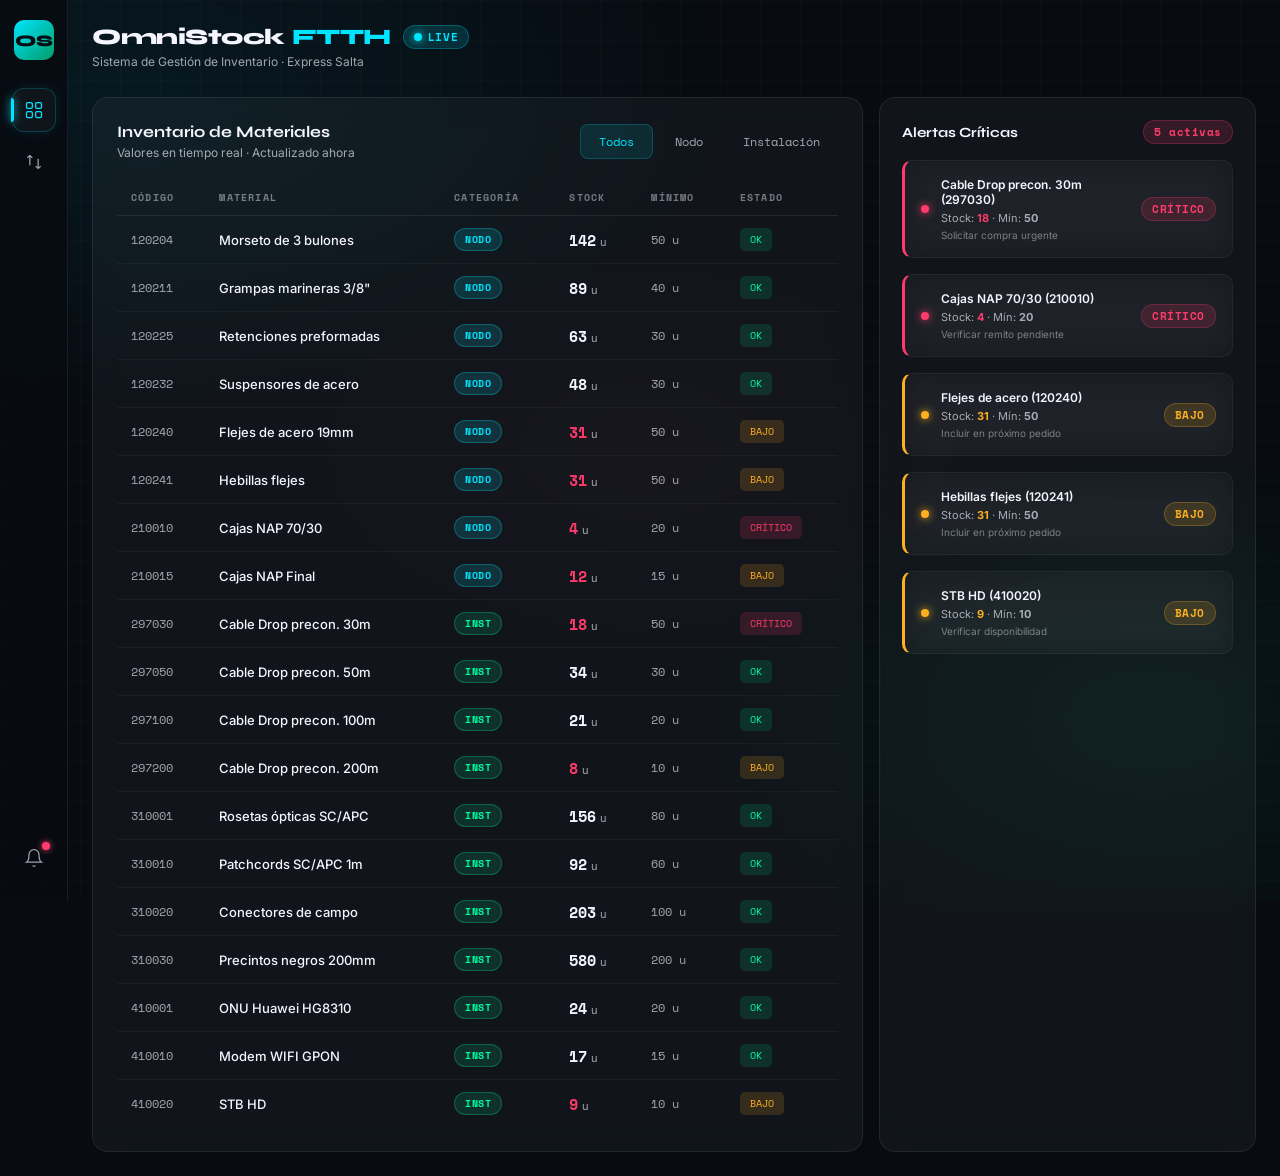
<file: index-fixed.html>
<!DOCTYPE html>
<html lang="es">
<head>
<meta charset="UTF-8">
<meta name="viewport" content="width=device-width, initial-scale=1.0">
<title>OmniStock FTTH — Sistema de Gestión de Inventario</title>
<link rel="preconnect" href="https://fonts.googleapis.com">
<link href="https://fonts.googleapis.com/css2?family=Space+Mono:wght@400;700&family=Syne:wght@400;600;700;800&family=Inter:wght@300;400;500;600&display=swap" rel="stylesheet">
<style>
  :root {
    --bg-base: #080c12;
    --bg-panel: rgba(12, 18, 28, 0.85);
    --bg-glass: rgba(255,255,255,0.04);
    --border-glass: rgba(255,255,255,0.08);
    --cyan: #00e5ff;
    --cyan-dim: rgba(0,229,255,0.15);
    --emerald: #00ffa3;
    --emerald-dim: rgba(0,255,163,0.12);
    --red: #ff3b6b;
    --red-dim: rgba(255,59,107,0.15);
    --amber: #ffb020;
    --amber-dim: rgba(255,176,32,0.15);
    /* MEJORADO: Letras más claras - aumentado contraste */
    --text-primary: #f5f5ff;
    --text-muted: rgba(245,245,255,0.65);
    --text-dim: rgba(245,245,255,0.45);
  }

  * { box-sizing: border-box; margin: 0; padding: 0; }

  body {
    background: var(--bg-base);
    font-family: 'Inter', sans-serif;
    color: var(--text-primary);
    min-height: 100vh;
    overflow-x: hidden;
  }

  /* Background noise + grid */
  body::before {
    content: '';
    position: fixed; inset: 0; z-index: 0;
    background:
      radial-gradient(ellipse 80% 60% at 10% 10%, rgba(0,229,255,0.06) 0%, transparent 60%),
      radial-gradient(ellipse 60% 50% at 90% 80%, rgba(0,255,163,0.05) 0%, transparent 60%),
      radial-gradient(ellipse 50% 40% at 50% 50%, rgba(255,59,107,0.03) 0%, transparent 60%);
    pointer-events: none;
  }
  body::after {
    content: '';
    position: fixed; inset: 0; z-index: 0;
    background-image:
      linear-gradient(rgba(255,255,255,0.018) 1px, transparent 1px),
      linear-gradient(90deg, rgba(255,255,255,0.018) 1px, transparent 1px);
    background-size: 40px 40px;
    pointer-events: none;
  }

  /* Glass panel base */
  .glass {
    background: var(--bg-glass);
    border: 1px solid var(--border-glass);
    backdrop-filter: blur(16px);
    -webkit-backdrop-filter: blur(16px);
    border-radius: 16px;
  }
  .glass-strong {
    background: rgba(255,255,255,0.06);
    border: 1px solid rgba(255,255,255,0.1);
    backdrop-filter: blur(24px);
    -webkit-backdrop-filter: blur(24px);
    border-radius: 16px;
  }

  /* Glow effects */
  .glow-cyan { box-shadow: 0 0 20px rgba(0,229,255,0.15), inset 0 0 20px rgba(0,229,255,0.03); }
  .glow-emerald { box-shadow: 0 0 20px rgba(0,255,163,0.12), inset 0 0 20px rgba(0,255,163,0.03); }
  .glow-red { box-shadow: 0 0 20px rgba(255,59,107,0.18), inset 0 0 20px rgba(255,59,107,0.04); }
  .glow-amber { box-shadow: 0 0 15px rgba(255,176,32,0.15), inset 0 0 15px rgba(255,176,32,0.03); }

  /* Typography */
  .font-display { font-family: 'Syne', sans-serif; }
  .font-mono { font-family: 'Space Mono', monospace; }

  /* Neon text */
  .text-cyan { color: var(--cyan); }
  .text-emerald { color: var(--emerald); }
  .text-red { color: var(--red); }
  .text-amber { color: var(--amber); }
  .text-muted { color: var(--text-muted); }

  /* Badges */
  .badge {
    display: inline-flex; align-items: center; gap: 6px;
    padding: 3px 10px; border-radius: 999px; font-size: 11px;
    font-family: 'Space Mono', monospace; font-weight: 700; letter-spacing: 0.05em;
  }
  .badge-cyan { background: var(--cyan-dim); color: var(--cyan); border: 1px solid rgba(0,229,255,0.25); }
  .badge-emerald { background: var(--emerald-dim); color: var(--emerald); border: 1px solid rgba(0,255,163,0.25); }
  .badge-red { background: var(--red-dim); color: var(--red); border: 1px solid rgba(255,59,107,0.25); }
  .badge-amber { background: var(--amber-dim); color: var(--amber); border: 1px solid rgba(255,176,32,0.25); }

  /* Progress bar */
  .progress-track {
    height: 4px; background: rgba(255,255,255,0.07); border-radius: 99px; overflow: hidden;
  }
  .progress-fill { height: 100%; border-radius: 99px; transition: width 1s ease; }
  .fill-cyan { background: linear-gradient(90deg, var(--cyan), rgba(0,229,255,0.4)); }
  .fill-emerald { background: linear-gradient(90deg, var(--emerald), rgba(0,255,163,0.4)); }
  .fill-red { background: linear-gradient(90deg, var(--red), rgba(255,59,107,0.4)); }
  .fill-amber { background: linear-gradient(90deg, var(--amber), rgba(255,176,32,0.4)); }

  /* Dot indicator */
  .dot { width: 8px; height: 8px; border-radius: 50%; display: inline-block; }
  .dot-cyan { background: var(--cyan); box-shadow: 0 0 8px var(--cyan); }
  .dot-emerald { background: var(--emerald); box-shadow: 0 0 8px var(--emerald); }
  .dot-red { background: var(--red); box-shadow: 0 0 8px var(--red); animation: blink 1.4s ease-in-out infinite; }
  .dot-amber { background: var(--amber); box-shadow: 0 0 8px var(--amber); }

  @keyframes blink { 0%,100%{opacity:1} 50%{opacity:0.3} }

  /* Sidebar */
  #sidebar {
    position: fixed; left: 0; top: 0; bottom: 0;
    width: 68px; z-index: 100;
    background: rgba(8,12,18,0.92);
    border-right: 1px solid var(--border-glass);
    backdrop-filter: blur(20px);
    display: flex; flex-direction: column; align-items: center;
    padding: 20px 0; gap: 8px;
  }

  .nav-logo {
    width: 40px; height: 40px; border-radius: 10px;
    background: linear-gradient(135deg, var(--cyan), rgba(0,255,163,0.6));
    display: flex; align-items: center; justify-content: center;
    font-family: 'Syne', sans-serif; font-weight: 800; font-size: 16px;
    color: #080c12; margin-bottom: 20px;
  }

  .nav-btn {
    width: 44px; height: 44px; border-radius: 12px; border: none; cursor: pointer;
    display: flex; align-items: center; justify-content: center;
    background: transparent; color: var(--text-muted); transition: all 0.2s;
    font-size: 18px; position: relative;
  }
  .nav-btn:hover, .nav-btn.active {
    background: var(--bg-glass); color: var(--cyan);
    border: 1px solid rgba(0,229,255,0.2);
    box-shadow: 0 0 12px rgba(0,229,255,0.1);
  }
  .nav-btn.active::before {
    content: ''; position: absolute; left: -2px; top: 50%; transform: translateY(-50%);
    width: 3px; height: 24px; background: var(--cyan); border-radius: 0 3px 3px 0;
    box-shadow: 0 0 8px var(--cyan);
  }

  /* Main layout */
  #main {
    margin-left: 68px;
    padding: 24px;
    position: relative; z-index: 1;
    min-height: 100vh;
  }

  /* Topbar */
  .topbar {
    display: flex; align-items: center; justify-content: space-between;
    margin-bottom: 28px;
  }

  /* Bento grid */
  .bento {
    display: grid;
    grid-template-columns: repeat(12, 1fr);
    gap: 16px;
  }

  .col-3 { grid-column: span 3; }
  .col-4 { grid-column: span 4; }
  .col-6 { grid-column: span 6; }
  .col-8 { grid-column: span 8; }
  .col-12 { grid-column: span 12; }

  /* Stock card */
  .stock-card {
    padding: 22px; position: relative; overflow: hidden;
  }
  .stock-card::after {
    content: ''; position: absolute; top: -30px; right: -30px;
    width: 100px; height: 100px; border-radius: 50%;
    opacity: 0.06; pointer-events: none;
  }
  .stock-card.cyan-card::after { background: var(--cyan); }
  .stock-card.emerald-card::after { background: var(--emerald); }
  .stock-card.red-card::after { background: var(--red); }
  .stock-card.amber-card::after { background: var(--amber); }

  /* Drop zone */
  .drop-zone {
    border: 2px dashed rgba(0,229,255,0.2); border-radius: 20px;
    padding: 40px; text-align: center; cursor: pointer;
    transition: all 0.3s; position: relative; overflow: hidden;
    background: rgba(0,229,255,0.02);
  }
  .drop-zone:hover, .drop-zone.drag-over {
    border-color: rgba(0,229,255,0.5);
    background: rgba(0,229,255,0.05);
    box-shadow: 0 0 30px rgba(0,229,255,0.08);
  }

  /* Table */
  .data-table { width: 100%; border-collapse: collapse; }
  .data-table th {
    text-align: left; padding: 10px 14px;
    font-size: 10px; letter-spacing: 0.12em; text-transform: uppercase;
    color: var(--text-dim); font-family: 'Space Mono', monospace;
    border-bottom: 1px solid var(--border-glass);
  }
  .data-table td {
    padding: 12px 14px; font-size: 13px;
    border-bottom: 1px solid rgba(255,255,255,0.04);
  }
  .data-table tr:last-child td { border-bottom: none; }
  .data-table tr:hover td { background: rgba(255,255,255,0.02); }

  /* Tab system */
  .tabs { display: flex; gap: 4px; margin-bottom: 20px; }
  .tab-btn {
    padding: 8px 18px; border-radius: 8px; border: none; cursor: pointer;
    font-size: 12px; font-family: 'Space Mono', monospace; transition: all 0.2s;
    background: transparent; color: var(--text-muted);
  }
  .tab-btn.active {
    background: rgba(0,229,255,0.1); color: var(--cyan);
    border: 1px solid rgba(0,229,255,0.2);
  }

  /* Scroll */
  ::-webkit-scrollbar { width: 4px; }
  ::-webkit-scrollbar-track { background: transparent; }
  ::-webkit-scrollbar-thumb { background: rgba(255,255,255,0.12); border-radius: 4px; }

  /* Animations */
  @keyframes fadeUp {
    from { opacity: 0; transform: translateY(16px); }
    to { opacity: 1; transform: translateY(0); }
  }
  .fade-up { animation: fadeUp 0.5s ease forwards; }
  .delay-1 { animation-delay: 0.05s; opacity: 0; }
  .delay-2 { animation-delay: 0.1s; opacity: 0; }
  .delay-3 { animation-delay: 0.15s; opacity: 0; }
  .delay-4 { animation-delay: 0.2s; opacity: 0; }

  /* Page sections */
  .page { display: none; }
  .page.active { display: block; }

  /* Notification */
  #notif {
    position: fixed; bottom: 24px; right: 24px; z-index: 300;
    min-width: 260px; padding: 14px 18px; border-radius: 12px;
    background: rgba(12,18,28,0.95); border: 1px solid rgba(0,229,255,0.25);
    font-size: 13px; box-shadow: 0 8px 32px rgba(0,0,0,0.5), 0 0 20px rgba(0,229,255,0.1);
    transform: translateY(80px); opacity: 0; transition: all 0.35s cubic-bezier(0.4,0,0.2,1);
  }
  #notif.show { transform: translateY(0); opacity: 1; }

  /* Tecnico avatar */
  .tecnico-avatar {
    width: 32px; height: 32px; border-radius: 50%; display: flex;
    align-items: center; justify-content: center; font-size: 13px;
    font-weight: 700; font-family: 'Syne', sans-serif;
    background: linear-gradient(135deg, var(--cyan-dim), var(--emerald-dim));
    border: 1px solid rgba(0,229,255,0.2); flex-shrink: 0;
  }

  /* Status pill */
  .status-ok { color: var(--emerald); background: var(--emerald-dim); }
  .status-warn { color: var(--amber); background: var(--amber-dim); }
  .status-crit { color: var(--red); background: var(--red-dim); }

  /* Chip */
  .chip {
    display: inline-flex; align-items: center; gap: 5px;
    padding: 4px 10px; border-radius: 6px; font-size: 11px;
    font-family: 'Space Mono', monospace;
  }

  /* Alert item */
  .alert-item {
    display: flex; align-items: center; gap: 12px;
    padding: 12px 16px; border-radius: 10px; margin-bottom: 8px;
    background: rgba(255,255,255,0.02); border: 1px solid rgba(255,255,255,0.05);
  }

</style>
</head>
<body>

<!-- SIDEBAR -->
<nav id="sidebar">
  <div class="nav-logo">OS</div>
  <button class="nav-btn active" onclick="showPage('dashboard')" title="Dashboard">
    <svg width="20" height="20" fill="none" stroke="currentColor" stroke-width="1.5" viewBox="0 0 24 24"><rect x="3" y="3" width="7" height="7" rx="1.5"/><rect x="14" y="3" width="7" height="7" rx="1.5"/><rect x="3" y="14" width="7" height="7" rx="1.5"/><rect x="14" y="14" width="7" height="7" rx="1.5"/></svg>
  </button>
  <button class="nav-btn" onclick="showPage('movimientos')" title="Movimientos">
    <svg width="20" height="20" fill="none" stroke="currentColor" stroke-width="1.5" viewBox="0 0 24 24"><path d="M7 16V4m0 0L4 7m3-3 3 3M17 8v12m0 0 3-3m-3 3-3-3"/></svg>
  </button>
  <button class="nav-btn" onclick="showPage('alertas')" title="Alertas" style="margin-top:auto">
    <svg width="20" height="20" fill="none" stroke="currentColor" stroke-width="1.5" viewBox="0 0 24 24"><path d="M18 8A6 6 0 0 0 6 8c0 7-3 9-3 9h18s-3-2-3-9M13.73 21a2 2 0 0 1-3.46 0"/></svg>
    <span style="position:absolute;top:6px;right:6px;width:8px;height:8px;border-radius:50%;background:var(--red);box-shadow:0 0 6px var(--red)"></span>
  </button>
</nav>

<!-- MAIN -->
<main id="main">

  <!-- TOPBAR -->
  <div class="topbar fade-up delay-1">
    <div>
      <div style="display:flex;align-items:center;gap:12px;margin-bottom:4px">
        <h1 class="font-display" style="font-size:22px;font-weight:800;letter-spacing:-0.02em">OmniStock <span class="text-cyan">FTTH</span></h1>
        <span class="badge badge-cyan">
          <span class="dot dot-cyan"></span> LIVE
        </span>
      </div>
      <p class="text-muted" style="font-size:12px">Sistema de Gestión de Inventario · Express Salta</p>
    </div>
  </div>

  <!-- ==================== DASHBOARD ==================== -->
  <div id="page-dashboard" class="page active">

    <!-- Main content row -->
    <div class="bento">

      <!-- Inventario principal -->
      <div class="glass col-8 fade-up delay-2" style="padding:24px">
        <div style="display:flex;justify-content:space-between;align-items:center;margin-bottom:20px">
          <div>
            <h2 class="font-display" style="font-size:16px;font-weight:700;margin-bottom:4px">Inventario de Materiales</h2>
            <p class="text-muted" style="font-size:12px">Valores en tiempo real · Actualizado ahora</p>
          </div>
          <div class="tabs" style="margin-bottom:0">
            <button class="tab-btn active" onclick="filterTable('todos', this)">Todos</button>
            <button class="tab-btn" onclick="filterTable('nodo', this)">Nodo</button>
            <button class="tab-btn" onclick="filterTable('inst', this)">Instalación</button>
          </div>
        </div>
        <table class="data-table" id="main-table">
          <thead>
            <tr>
              <th>Código</th>
              <th>Material</th>
              <th>Categoría</th>
              <th>Stock</th>
              <th>Mínimo</th>
              <th>Estado</th>
            </tr>
          </thead>
          <tbody id="table-body">
          </tbody>
        </table>
      </div>

      <!-- Panel lateral: Alertas -->
      <div class="col-4 fade-up delay-3" style="display:flex;flex-direction:column;gap:16px">
        <!-- Alertas críticas -->
        <div class="glass" style="padding:22px;flex:1">
          <div style="display:flex;justify-content:space-between;align-items:center;margin-bottom:16px">
            <h3 class="font-display" style="font-size:14px;font-weight:700">Alertas Críticas</h3>
            <span class="badge badge-red" id="alertas-count">5 activas</span>
          </div>
          <div id="alertas-panel" style="display:flex;flex-direction:column;gap:8px">
          </div>
        </div>
      </div>

    </div>
  </div>

  <!-- ==================== MOVIMIENTOS ==================== -->
  <div id="page-movimientos" class="page">
    <div class="bento">
      <div class="col-12 fade-up delay-1">
        <h2 class="font-display" style="font-size:20px;font-weight:800;margin-bottom:6px">Últimos <span class="text-cyan">Movimientos</span></h2>
        <p class="text-muted" style="font-size:13px;margin-bottom:24px">Historial de cambios en el inventario</p>
      </div>

      <div class="col-12 glass fade-up delay-2" style="padding:24px">
        <div id="movimientos-log" style="display:grid;grid-template-columns:repeat(auto-fit,minmax(250px,1fr));gap:16px">
        </div>
      </div>
    </div>
  </div>

  <!-- ==================== ALERTAS ==================== -->
  <div id="page-alertas" class="page">
    <div class="bento">
      <div class="col-12 fade-up delay-1">
        <h2 class="font-display" style="font-size:20px;font-weight:800;margin-bottom:6px">Panel de <span class="text-red">Alertas</span></h2>
        <p class="text-muted" style="font-size:13px;margin-bottom:24px">Materiales bajo mínimo y críticos</p>
      </div>

      <div class="col-12 glass fade-up delay-2" style="padding:24px">
        <div id="alertas-full" style="display:flex;flex-direction:column;gap:12px">
        </div>
      </div>
    </div>
  </div>

</main>

<!-- NOTIFICATION -->
<div id="notif" style="display:flex;align-items:center;gap:10px">
  <span id="notif-icon" style="font-size:16px"></span>
  <span id="notif-msg"></span>
</div>

<script>
// ===== DATA =====
const stockData = [
  { codigo:'120204', material:'Morseto de 3 bulones', cat:'nodo', stock:142, min:50, unidad:'u' },
  { codigo:'120211', material:'Grampas marineras 3/8"', cat:'nodo', stock:89, min:40, unidad:'u' },
  { codigo:'120225', material:'Retenciones preformadas', cat:'nodo', stock:63, min:30, unidad:'u' },
  { codigo:'120232', material:'Suspensores de acero', cat:'nodo', stock:48, min:30, unidad:'u' },
  { codigo:'120240', material:'Flejes de acero 19mm', cat:'nodo', stock:31, min:50, unidad:'u' },
  { codigo:'120241', material:'Hebillas flejes', cat:'nodo', stock:31, min:50, unidad:'u' },
  { codigo:'210010', material:'Cajas NAP 70/30', cat:'nodo', stock:4, min:20, unidad:'u' },
  { codigo:'210015', material:'Cajas NAP Final', cat:'nodo', stock:12, min:15, unidad:'u' },
  { codigo:'297030', material:'Cable Drop precon. 30m', cat:'inst', stock:18, min:50, unidad:'u' },
  { codigo:'297050', material:'Cable Drop precon. 50m', cat:'inst', stock:34, min:30, unidad:'u' },
  { codigo:'297100', material:'Cable Drop precon. 100m', cat:'inst', stock:21, min:20, unidad:'u' },
  { codigo:'297200', material:'Cable Drop precon. 200m', cat:'inst', stock:8, min:10, unidad:'u' },
  { codigo:'310001', material:'Rosetas ópticas SC/APC', cat:'inst', stock:156, min:80, unidad:'u' },
  { codigo:'310010', material:'Patchcords SC/APC 1m', cat:'inst', stock:92, min:60, unidad:'u' },
  { codigo:'310020', material:'Conectores de campo', cat:'inst', stock:203, min:100, unidad:'u' },
  { codigo:'310030', material:'Precintos negros 200mm', cat:'inst', stock:580, min:200, unidad:'u' },
  { codigo:'410001', material:'ONU Huawei HG8310', cat:'inst', stock:24, min:20, unidad:'u' },
  { codigo:'410010', material:'Modem WIFI GPON', cat:'inst', stock:17, min:15, unidad:'u' },
  { codigo:'410020', material:'STB HD', cat:'inst', stock:9, min:10, unidad:'u' },
];

const movimientos = [
  { tipo:'+', desc:'Remito Ingreso #2241', detalle:'42u Patchcords · 80u Rosetas', cuando:'hace 10 min', badge:'ingreso' },
  { tipo:'-', desc:'Certif. NODO SURESTE 30', detalle:'18u NAP · 145u Herrajes', cuando:'hace 2 hs', badge:'certif' },
  { tipo:'-', desc:'Consumo Instalaciones', detalle:'Técnico Rodríguez · 8 altas', cuando:'hace 3 hs', badge:'consumo' },
  { tipo:'+', desc:'Logística Inversa', detalle:'3x ONU recuperada · Apto reuso', cuando:'ayer 18:30', badge:'logistica' },
];

const alertasData = [
  { nivel:'crit', material:'Cable Drop precon. 30m (297030)', stock:18, min:50, accion:'Solicitar compra urgente' },
  { nivel:'crit', material:'Cajas NAP 70/30 (210010)', stock:4, min:20, accion:'Verificar remito pendiente' },
  { nivel:'warn', material:'Flejes de acero (120240)', stock:31, min:50, accion:'Incluir en próximo pedido' },
  { nivel:'warn', material:'Hebillas flejes (120241)', stock:31, min:50, accion:'Incluir en próximo pedido' },
  { nivel:'warn', material:'STB HD (410020)', stock:9, min:10, accion:'Verificar disponibilidad' },
];

// ===== RENDER FUNCTIONS =====

function getEstadoClass(stock, min) {
  const ratio = stock / min;
  if (ratio < 0.5) return 'status-crit';
  if (ratio < 1) return 'status-warn';
  return 'status-ok';
}

function getEstadoLabel(stock, min) {
  const ratio = stock / min;
  if (ratio < 0.5) return 'CRÍTICO';
  if (ratio < 1) return 'BAJO';
  return 'OK';
}

let currentFilter = 'todos';

function renderTable(filter) {
  const data = filter === 'todos' ? stockData : stockData.filter(d => d.cat === filter);
  const tbody = document.getElementById('table-body');
  tbody.innerHTML = data.map(d => `
    <tr>
      <td><span class="font-mono" style="font-size:12px;color:var(--text-muted)">${d.codigo}</span></td>
      <td style="font-weight:500;color:var(--text-primary)">${d.material}</td>
      <td><span class="badge ${d.cat==='nodo'?'badge-cyan':'badge-emerald'}" style="font-size:10px">${d.cat.toUpperCase()}</span></td>
      <td><span class="font-mono" style="font-size:15px;font-weight:700;color:${d.stock<d.min?'var(--red)':'var(--text-primary)'}">${d.stock}</span> <span style="font-size:11px;color:var(--text-muted)">${d.unidad}</span></td>
      <td><span class="font-mono" style="font-size:12px;color:var(--text-muted)">${d.min} ${d.unidad}</span></td>
      <td><span class="chip ${getEstadoClass(d.stock,d.min)}" style="font-size:10px;padding:4px 10px;border-radius:5px">${getEstadoLabel(d.stock,d.min)}</span></td>
    </tr>
  `).join('');
}

function filterTable(f, btn) {
  currentFilter = f;
  document.querySelectorAll('.tab-btn').forEach(b => b.classList.remove('active'));
  btn.classList.add('active');
  renderTable(f);
}

function renderMovimientos() {
  const colors = { ingreso:'var(--cyan)', certif:'var(--red)', consumo:'var(--red)', logistica:'var(--amber)' };
  const icons = { ingreso:'↑', certif:'↓', consumo:'↓', logistica:'↑' };
  document.getElementById('movimientos-log').innerHTML = movimientos.map(m => `
    <div class="glass" style="padding:16px">
      <div style="display:flex;align-items:center;gap:8px;margin-bottom:10px">
        <span style="width:28px;height:28px;border-radius:8px;background:rgba(0,0,0,0.2);display:flex;align-items:center;justify-content:center;font-size:14px;font-weight:700;color:${colors[m.badge]}">${icons[m.badge]}</span>
        <span style="font-size:11px;font-family:'Space Mono',monospace;color:${colors[m.badge]}">${m.tipo === '+' ? 'SUMA' : 'RESTA'}</span>
      </div>
      <p style="font-size:13px;font-weight:600;margin-bottom:4px;color:var(--text-primary)">${m.desc}</p>
      <p style="font-size:11px;color:var(--text-muted);margin-bottom:10px">${m.detalle}</p>
      <p style="font-size:10px;color:var(--text-dim);font-family:'Space Mono',monospace">${m.cuando}</p>
    </div>
  `).join('');
}

function renderAlertas() {
  const alertasPanel = document.getElementById('alertas-panel');
  const alertasFull = document.getElementById('alertas-full');

  const alertasHTML = alertasData.map(a => `
    <div class="glass alert-item" style="padding:16px;border-left:3px solid ${a.nivel==='crit'?'var(--red)':'var(--amber)'}">
      <span class="dot ${a.nivel==='crit'?'dot-red':'dot-amber'}" style="flex-shrink:0"></span>
      <div style="flex:1">
        <p style="font-size:12px;font-weight:600;margin-bottom:4px;color:var(--text-primary)">${a.material}</p>
        <p style="font-size:11px;color:var(--text-muted)">
          Stock: <strong style="color:${a.nivel==='crit'?'var(--red)':'var(--amber)'}">${a.stock}</strong> ·
          Mín: <strong>${a.min}</strong>
        </p>
        <p style="font-size:10px;color:var(--text-dim);margin-top:4px">${a.accion}</p>
      </div>
      <span class="badge ${a.nivel==='crit'?'badge-red':'badge-amber'}">${a.nivel==='crit'?'CRÍTICO':'BAJO'}</span>
    </div>
  `).join('');

  if(alertasPanel) alertasPanel.innerHTML = alertasHTML;
  if(alertasFull) alertasFull.innerHTML = alertasHTML;
}

// ===== INTERACTIVITY =====

function showPage(page) {
  document.querySelectorAll('.page').forEach(p => p.classList.remove('active'));
  document.querySelectorAll('.nav-btn').forEach(b => b.classList.remove('active'));
  document.getElementById('page-' + page).classList.add('active');
  const btns = { dashboard:0, movimientos:1, alertas:2 };
  document.querySelectorAll('.nav-btn')[btns[page]]?.classList.add('active');
}

function showNotif(msg, icon='✓') {
  const n = document.getElementById('notif');
  document.getElementById('notif-msg').textContent = msg;
  document.getElementById('notif-icon').textContent = icon;
  n.classList.add('show');
  setTimeout(() => n.classList.remove('show'), 3500);
}

// ===== INIT =====
renderTable('todos');
renderMovimientos();
renderAlertas();

</script>

</body>
</html>
</file>
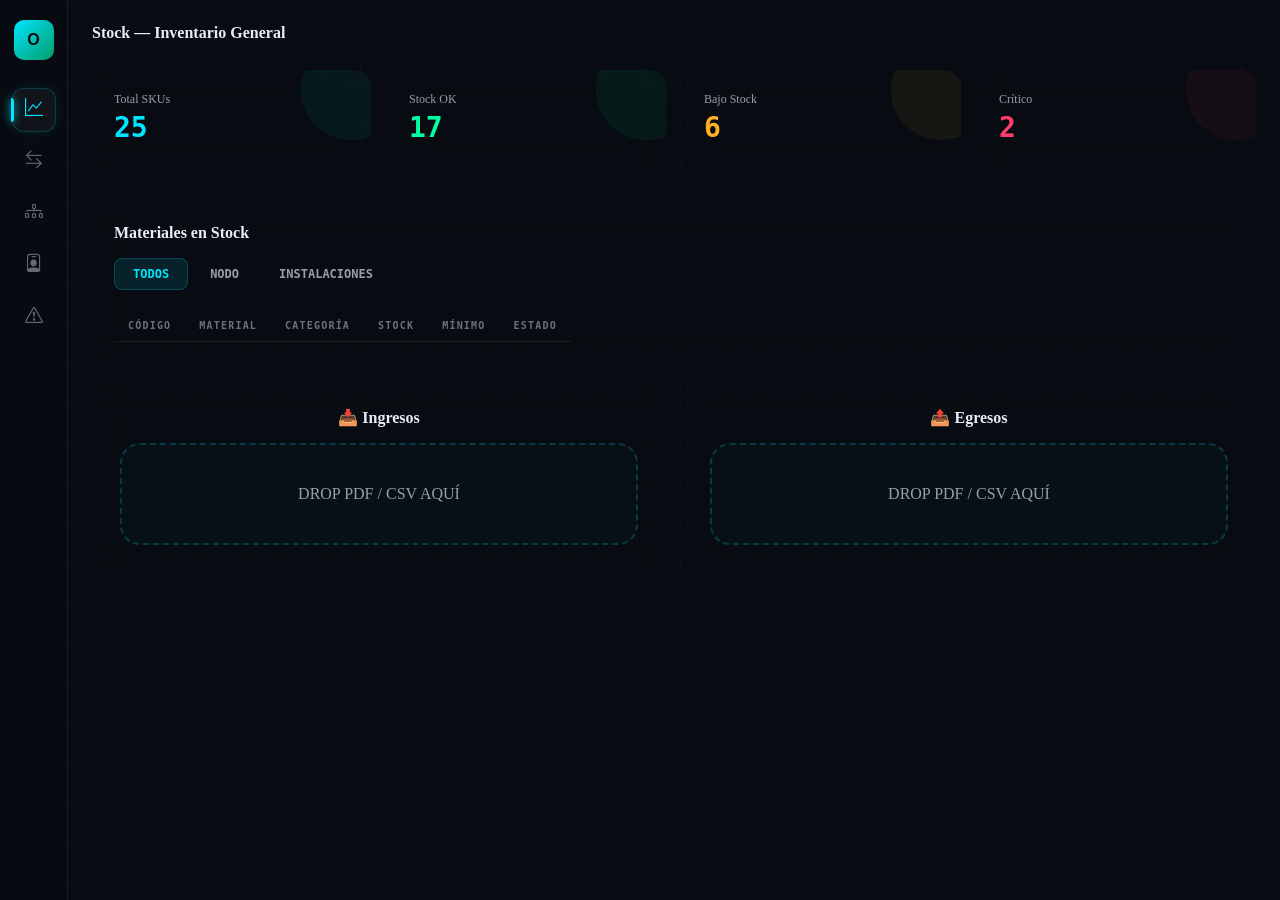
<file: test-original-script.html>
<!DOCTYPE html>
<html lang="es">
<head>
  <meta charset="UTF-8">
  <meta name="viewport" content="width=device-width, initial-scale=1.0">
  <title>OmniStock FTTH — Sistema de Gestión de Inventario</title>

  <!-- CSS Styles -->
  <link rel="stylesheet" href="css/variables.css">
  <link rel="stylesheet" href="css/base.css">
  <link rel="stylesheet" href="css/glass-design.css">
  <link rel="stylesheet" href="css/components.css">
  <link rel="stylesheet" href="css/animations.css">
  <link rel="stylesheet" href="css/icons.css">

  <!-- Bootstrap Icons CDN -->
  <link rel="stylesheet" href="https://cdn.jsdelivr.net/npm/bootstrap-icons@1.11.3/font/bootstrap-icons.css">

  <style>
    /* Base styles from original */
    #sidebar {
      position: fixed; left: 0; top: 0; bottom: 0;
      width: 68px; z-index: 100;
      background: rgba(8,12,18,0.92);
      border-right: 1px solid rgba(255,255,255,0.08);
      backdrop-filter: blur(20px);
      display: flex; flex-direction: column; align-items: center;
      padding: 20px 0; gap: 8px;
    }

    .nav-logo {
      width: 40px; height: 40px; border-radius: 10px;
      background: linear-gradient(135deg, var(--cyan), rgba(0,255,163,0.6));
      display: flex; align-items: center; justify-content: center;
      font-family: 'Syne', sans-serif; font-weight: 800; font-size: 16px;
      color: #080c12; margin-bottom: 20px;
    }

    .nav-btn {
      width: 44px; height: 44px; border-radius: 12px; border: none; cursor: pointer;
      display: flex; align-items: center; justify-content: center;
      background: transparent; color: var(--text-muted); transition: all 0.2s;
      font-size: 18px; position: relative;
    }
    .nav-btn:hover, .nav-btn.active {
      background: rgba(255,255,255,0.04); color: var(--cyan);
      border: 1px solid rgba(0,229,255,0.2);
      box-shadow: 0 0 12px rgba(0,229,255,0.1);
    }
    .nav-btn.active::before {
      content: ''; position: absolute; left: -2px; top: 50%; transform: translateY(-50%);
      width: 3px; height: 24px; background: var(--cyan); border-radius: 0 3px 3px 0;
      box-shadow: 0 0 8px var(--cyan);
    }

    #main {
      margin-left: 68px;
      padding: 24px;
      position: relative; z-index: 1;
      min-height: 100vh;
    }

    .topbar {
      display: flex; align-items: center; justify-content: space-between;
      margin-bottom: 28px;
    }

    .bento {
      display: grid;
      grid-template-columns: repeat(12, 1fr);
      gap: 16px;
    }

    .col-3 { grid-column: span 3; }
    .col-4 { grid-column: span 4; }
    .col-6 { grid-column: span 6; }
    .col-8 { grid-column: span 8; }
    .col-12 { grid-column: span 12; }

    .stock-card {
      padding: 22px; position: relative; overflow: hidden;
    }
    .stock-card::after {
      content: ''; position: absolute; top: -30px; right: -30px;
      width: 100px; height: 100px; border-radius: 50%;
      opacity: 0.06; pointer-events: none;
    }
    .stock-card.cyan-card::after { background: var(--cyan); }
    .stock-card.emerald-card::after { background: var(--emerald); }
    .stock-card.red-card::after { background: var(--red); }
    .stock-card.amber-card::after { background: var(--amber); }

    .data-table { width: 100%; border-collapse: collapse; }
    .data-table th {
      text-align: left; padding: 10px 14px;
      font-size: 10px; letter-spacing: 0.12em; text-transform: uppercase;
      color: var(--text-dim); font-family: 'Space Mono', monospace;
      border-bottom: 1px solid rgba(255,255,255,0.08);
      font-weight: 700;
    }
    .data-table td {
      padding: 12px 14px; font-size: 13px;
      border-bottom: 1px solid rgba(255,255,255,0.04);
    }
    .data-table tr:last-child td { border-bottom: none; }
    .data-table tr:hover td { background: rgba(255,255,255,0.02); }

    .drop-zone {
      border: 2px dashed rgba(0,229,255,0.2); border-radius: 20px;
      padding: 40px; text-align: center; cursor: pointer;
      transition: all 0.3s; position: relative; overflow: hidden;
      background: rgba(0,229,255,0.02);
    }
    .drop-zone:hover, .drop-zone.drag-over {
      border-color: rgba(0,229,255,0.5);
      background: rgba(0,229,255,0.05);
      box-shadow: 0 0 30px rgba(0,229,255,0.08);
    }

    .tabs { display: flex; gap: 4px; margin-bottom: 20px; }
    .tab-btn {
      padding: 8px 18px; border-radius: 8px; border: none; cursor: pointer;
      font-size: 12px; font-family: 'Space Mono', monospace; transition: all 0.2s;
      background: transparent; color: var(--text-muted); font-weight: 700;
    }
    .tab-btn.active {
      background: rgba(0,229,255,0.1); color: var(--cyan);
      border: 1px solid rgba(0,229,255,0.2);
    }

    .page { display: none; }
    .page.active { display: block; }

    .stock-card.glass { margin-bottom: 16px; }

    .progress-track {
      height: 4px; background: rgba(255,255,255,0.07); border-radius: 99px; overflow: hidden;
    }
    .progress-fill { height: 100%; border-radius: 99px; transition: width 1s ease; }
    .fill-cyan { background: linear-gradient(90deg, var(--cyan), rgba(0,229,255,0.4)); }
    .fill-emerald { background: linear-gradient(90deg, var(--emerald), rgba(0,255,163,0.4)); }
    .fill-red { background: linear-gradient(90deg, var(--red), rgba(255,59,107,0.4)); }
    .fill-amber { background: linear-gradient(90deg, var(--amber), rgba(255,176,32,0.4)); }

    .dot { width: 8px; height: 8px; border-radius: 50%; display: inline-block; }
    .dot-cyan { background: var(--cyan); box-shadow: 0 0 8px var(--cyan); }
    .dot-emerald { background: var(--emerald); box-shadow: 0 0 8px var(--emerald); }
    .dot-red { background: var(--red); box-shadow: 0 0 8px var(--red); animation: blink 1.4s ease-in-out infinite; }
    .dot-amber { background: var(--amber); box-shadow: 0 0 8px var(--amber); }

    @keyframes blink { 0%,100%{opacity:1} 50%{opacity:0.3} }

    .tecnico-avatar {
      width: 40px; height: 40px; border-radius: 8px;
      background: linear-gradient(135deg, var(--cyan), var(--blue));
      display: flex; align-items: center; justify-content: center;
      color: #080c12; font-weight: 700; font-size: 14px;
    }

    .chip {
      display: inline-flex; align-items: center; gap: 6px;
      padding: 3px 10px; border-radius: 999px; font-size: 11px;
      font-family: 'Space Mono', monospace; font-weight: 700; letter-spacing: 0.05em;
    }
    .badge-cyan { background: rgba(0,229,255,0.15); color: var(--cyan); border: 1px solid rgba(0,229,255,0.25); }
    .badge-emerald { background: rgba(0,255,163,0.12); color: var(--emerald); border: 1px solid rgba(0,255,163,0.25); }
    .badge-red { background: rgba(255,59,107,0.15); color: var(--red); border: 1px solid rgba(255,59,107,0.25); }
    .badge-amber { background: rgba(255,176,32,0.15); color: var(--amber); border: 1px solid rgba(255,176,32,0.25); }

    .status-ok { background: rgba(0,255,163,0.15); color: var(--emerald); border: 1px solid rgba(0,255,163,0.25); padding: 3px 8px; border-radius: 5px; }
    .status-warn { background: rgba(255,176,32,0.15); color: var(--amber); border: 1px solid rgba(255,176,32,0.25); padding: 3px 8px; border-radius: 5px; }
    .status-crit { background: rgba(255,59,107,0.15); color: var(--red); border: 1px solid rgba(255,59,107,0.25); padding: 3px 8px; border-radius: 5px; }

    .font-mono { font-family: 'Space Mono', monospace; }
    .text-red { color: var(--red); }
    .text-amber { color: var(--amber); }
    .text-emerald { color: var(--emerald); }
    .text-cyan { color: var(--cyan); }
    .text-muted { color: var(--text-muted); }

    .glow-red { box-shadow: 0 0 20px rgba(255,59,107,0.18), inset 0 0 20px rgba(255,59,107,0.04); }
    .glow-amber { box-shadow: 0 0 15px rgba(255,176,32,0.15), inset 0 0 15px rgba(255,176,32,0.03); }

    #notif {
      position: fixed; bottom: 2rem; right: 2rem;
      background: var(--bg-glass);
      border: 1px solid rgba(0,229,255,0.2);
      color: var(--text-primary);
      padding: 16px 24px; border-radius: 12px;
      display: flex; align-items: center; gap: 12px;
      backdrop-filter: blur(16px);
      opacity: 0; pointer-events: none;
      transition: opacity 0.3s;
      z-index: 900;
    }
    #notif.show { opacity: 1; pointer-events: auto; }

    #modal {
      position: fixed; inset: 0; background: rgba(0,0,0,0.8);
      display: flex; align-items: center; justify-content: center;
      opacity: 0; pointer-events: none; transition: opacity 0.3s;
      z-index: 500;
    }
    #modal.visible {
      opacity: 1; pointer-events: auto;
    }
    #modal .glass {
      width: 90%; max-width: 500px;
      padding: 28px;
    }
    #modal .glass h3 {
      margin-bottom: 20px;
    }
    #modal .glass input,
    #modal .glass select {
      margin-bottom: 16px;
      width: 100%;
      padding: 10px 12px;
      background: rgba(255,255,255,0.04);
      border: 1px solid rgba(255,255,255,0.08);
      border-radius: 8px;
      color: var(--text-primary);
      font-size: 14px;
    }
    #modal .glass button {
      width: 100%; padding: 12px;
      background: linear-gradient(135deg, var(--cyan), var(--blue));
      color: #080c12; border: none; border-radius: 8px;
      cursor: pointer; font-weight: 700; font-size: 14px;
    }
  </style>
</head>
<body>
  <!-- SIDEBAR -->
  <div id="sidebar">
    <div class="nav-logo">O</div>
    <button class="nav-btn active" onclick="showPage('dashboard')" title="Dashboard">
      <i class="bi bi-graph-up"></i>
    </button>
    <button class="nav-btn" onclick="showPage('movimientos')" title="Movimientos">
      <i class="bi bi-arrow-left-right"></i>
    </button>
    <button class="nav-btn" onclick="showPage('fibra')" title="Fibra">
      <i class="bi bi-diagram-3"></i>
    </button>
    <button class="nav-btn" onclick="showPage('tecnicos')" title="Técnicos">
      <i class="bi bi-person-badge"></i>
    </button>
    <button class="nav-btn" onclick="showPage('alertas')" title="Alertas">
      <i class="bi bi-exclamation-triangle"></i>
    </button>
  </div>

  <!-- MAIN CONTENT -->
  <div id="main">
    <!-- DASHBOARD PAGE -->
    <div id="page-dashboard" class="page active">
      <div class="topbar">
        <h2 style="margin:0;color:var(--text-primary)">Stock — Inventario General</h2>
      </div>

      <div class="bento">
        <!-- Cards Summary -->
        <div class="col-3">
          <div class="glass stock-card cyan-card">
            <p style="font-size:12px;color:var(--text-muted);margin:0">Total SKUs</p>
            <p class="font-mono" style="font-size:28px;font-weight:700;color:var(--cyan);margin:4px 0">25</p>
          </div>
        </div>
        <div class="col-3">
          <div class="glass stock-card emerald-card">
            <p style="font-size:12px;color:var(--text-muted);margin:0">Stock OK</p>
            <p class="font-mono" style="font-size:28px;font-weight:700;color:var(--emerald);margin:4px 0">17</p>
          </div>
        </div>
        <div class="col-3">
          <div class="glass stock-card amber-card">
            <p style="font-size:12px;color:var(--text-muted);margin:0">Bajo Stock</p>
            <p class="font-mono" style="font-size:28px;font-weight:700;color:var(--amber);margin:4px 0">6</p>
          </div>
        </div>
        <div class="col-3">
          <div class="glass stock-card red-card">
            <p style="font-size:12px;color:var(--text-muted);margin:0">Crítico</p>
            <p class="font-mono" style="font-size:28px;font-weight:700;color:var(--red);margin:4px 0">2</p>
          </div>
        </div>

        <!-- Stock Table -->
        <div class="col-12">
          <div class="glass" style="padding:22px">
            <h4 style="margin-bottom:16px;margin-top:0">Materiales en Stock</h4>
            <div class="tabs">
              <button class="tab-btn active" onclick="filterTable('todos', this)">TODOS</button>
              <button class="tab-btn" onclick="filterTable('nodo', this)">NODO</button>
              <button class="tab-btn" onclick="filterTable('inst', this)">INSTALACIONES</button>
            </div>
            <table class="data-table">
              <thead>
                <tr>
                  <th>CÓDIGO</th>
                  <th>MATERIAL</th>
                  <th>CATEGORÍA</th>
                  <th>STOCK</th>
                  <th>MÍNIMO</th>
                  <th>ESTADO</th>
                </tr>
              </thead>
              <tbody id="table-body">
              </tbody>
            </table>
          </div>
        </div>

        <!-- Drop Zones -->
        <div class="col-6">
          <div class="glass" style="padding:28px;text-align:center">
            <h4 style="margin:0 0 16px 0">📥 Ingresos</h4>
            <div class="drop-zone" id="dz-ingreso">
              <p style="color:var(--text-muted);margin:0">DROP PDF / CSV AQUÍ</p>
            </div>
          </div>
        </div>
        <div class="col-6">
          <div class="glass" style="padding:28px;text-align:center">
            <h4 style="margin:0 0 16px 0">📤 Egresos</h4>
            <div class="drop-zone" id="dz-egreso">
              <p style="color:var(--text-muted);margin:0">DROP PDF / CSV AQUÍ</p>
            </div>
          </div>
        </div>
      </div>
    </div>

    <!-- MOVIMIENTOS PAGE -->
    <div id="page-movimientos" class="page">
      <h2 style="margin-bottom:20px">Movimientos de Stock</h2>
      <div id="movimientos-log"></div>
    </div>

    <!-- FIBRA PAGE -->
    <div id="page-fibra" class="page">
      <h2 style="margin-bottom:20px">Gestión de Fibra Óptica</h2>
      <div class="bento">
        <div class="col-6">
          <div class="glass" style="padding:22px">
            <h4 style="margin-top:0;margin-bottom:16px">Bobinas Disponibles</h4>
            <div id="bobinas-list"></div>
          </div>
        </div>
        <div class="col-6">
          <div class="glass" style="padding:22px">
            <h4 style="margin-top:0;margin-bottom:16px">Calcular Consumo</h4>
            <div style="display:flex;flex-direction:column;gap:12px">
              <select id="fiber-type" onchange="calcFibra()" style="padding:10px;background:rgba(255,255,255,0.04);border:1px solid rgba(255,255,255,0.08);border-radius:8px;color:var(--text-primary)">
                <option value="12">F.O. 12 hilos</option>
                <option value="24">F.O. 24 hilos</option>
              </select>
              <input type="number" id="fiber-desde" placeholder="Desde (m)" onchange="calcFibra()" style="padding:10px;background:rgba(255,255,255,0.04);border:1px solid rgba(255,255,255,0.08);border-radius:8px;color:var(--text-primary)">
              <input type="number" id="fiber-hasta" placeholder="Hasta (m)" onchange="calcFibra()" style="padding:10px;background:rgba(255,255,255,0.04);border:1px solid rgba(255,255,255,0.08);border-radius:8px;color:var(--text-primary)">
              <p style="font-size:14px;margin:8px 0">Consumo: <span class="text-red" id="fibra-resultado" style="font-size:18px;font-weight:700">0</span> m</p>
              <p style="font-size:13px;margin:8px 0" id="fibra-nuevo-stock"></p>
              <button onclick="aplicarFibra()" style="padding:12px;background:linear-gradient(135deg,var(--cyan),var(--blue));color:#080c12;border:none;border-radius:8px;cursor:pointer;font-weight:700">Aplicar Consumo</button>
            </div>
          </div>
        </div>
        <div class="col-12">
          <div class="glass" style="padding:22px">
            <h4 style="margin-top:0;margin-bottom:16px">Historial de Consumo</h4>
            <table class="data-table">
              <thead>
                <tr>
                  <th>FECHA</th>
                  <th>TIPO</th>
                  <th>NODO</th>
                  <th>DESDE</th>
                  <th>HASTA</th>
                  <th>CONSUMO</th>
                  <th>TÉCNICO</th>
                  <th>ESTADO</th>
                </tr>
              </thead>
              <tbody id="fibra-historial">
              </tbody>
            </table>
          </div>
        </div>
      </div>
    </div>

    <!-- TÉCNICOS PAGE -->
    <div id="page-tecnicos" class="page">
      <h2 style="margin-bottom:20px">Equipo de Técnicos</h2>
      <div class="bento">
        <div id="tecnicos-cards"></div>
        <div class="col-12">
          <div class="glass" style="padding:22px">
            <h4 style="margin-top:0;margin-bottom:16px">Equipos Activos en Campo</h4>
            <table class="data-table">
              <thead>
                <tr>
                  <th>N.S.</th>
                  <th>EQUIPO</th>
                  <th>TÉCNICO</th>
                  <th>CLIENTE</th>
                  <th>ORDEN</th>
                  <th>FECHA</th>
                  <th>ESTADO</th>
                </tr>
              </thead>
              <tbody id="ns-table">
              </tbody>
            </table>
          </div>
        </div>
      </div>
    </div>

    <!-- ALERTAS PAGE -->
    <div id="page-alertas" class="page">
      <h2 style="margin-bottom:20px">Centro de Alertas</h2>
      <div id="alertas-panel"></div>
      <h3 style="margin-top:40px;margin-bottom:20px">Registro de Eventos</h3>
      <div class="glass" style="padding:22px">
        <div id="log-entries" style="max-height:400px;overflow-y:auto"></div>
      </div>
    </div>
  </div>

  <!-- NOTIFICATIONS -->
  <div id="notif">
    <span id="notif-icon">✓</span>
    <span id="notif-msg">Completado</span>
  </div>

  <!-- MODAL -->
  <div id="modal">
    <div class="glass">
      <h3 style="margin-top:0">Agregar Material</h3>
      <input type="text" id="new-codigo" placeholder="Código de artículo">
      <input type="text" id="new-material" placeholder="Descripción del material">
      <input type="number" id="new-cantidad" placeholder="Cantidad">
      <select id="new-destino">
        <option>Destino...</option>
        <option>Nodo</option>
        <option>Instalaciones</option>
      </select>
      <button onclick="addStock()" style="margin-top:16px">Agregar a Stock</button>
      <button onclick="closeModal()" style="margin-top:8px;background:rgba(255,255,255,0.1);color:var(--text-primary)">Cancelar</button>
    </div>
  </div>

  <!-- ORIGINAL SCRIPT -->
  <script src="SCRIPT-ORIGINAL.js"></script>

  <!-- THEME TOGGLE LOGIC -->
  <script>
    const themeToggle = document.getElementById('theme-toggle');
    const themeIcon = document.getElementById('theme-icon');
    const html = document.documentElement;

    // Check for saved theme preference or default to 'dark'
    const currentTheme = localStorage.getItem('theme') || 'dark';
    if (currentTheme === 'light') {
      html.setAttribute('data-theme', 'light');
      themeIcon.className = 'bi bi-sun';
    }

    themeToggle.addEventListener('click', () => {
      const newTheme = html.getAttribute('data-theme') === 'light' ? 'dark' : 'light';
      html.setAttribute('data-theme', newTheme);
      localStorage.setItem('theme', newTheme);
      themeIcon.className = newTheme === 'light' ? 'bi bi-sun' : 'bi bi-moon-stars';
    });
  </script>
</body>
</html>
</file>
<file: css/variables.css>
/* ============================================
   VARIABLES GLOBALES - EXPRESS
   Light & Dark Mode Support
   ============================================ */

:root {
  /* DARK MODE (Default) */
  --bg-base: #080c12;
  --bg-panel: rgba(12, 18, 28, 0.85);
  --bg-secondary: rgba(20, 28, 42, 0.6);
  --bg-hover: rgba(255, 255, 255, 0.08);
  --bg-input: rgba(255, 255, 255, 0.04);

  --border-primary: rgba(255, 255, 255, 0.08);
  --border-secondary: rgba(255, 255, 255, 0.04);

  --text-primary: #e8edf5;
  --text-secondary: #b4bcc8;
  --text-muted: rgba(232, 237, 245, 0.65);
  --text-dim: rgba(232, 237, 245, 0.45);

  /* Color Palette */
  --cyan: #00e5ff;
  --cyan-dim: rgba(0, 229, 255, 0.15);
  --cyan-light: rgba(0, 229, 255, 0.25);

  --emerald: #00ffa3;
  --emerald-dim: rgba(0, 255, 163, 0.12);
  --emerald-light: rgba(0, 255, 163, 0.2);

  --red: #ff3b6b;
  --red-dim: rgba(255, 59, 107, 0.15);
  --red-light: rgba(255, 59, 107, 0.2);

  --amber: #ffb020;
  --amber-dim: rgba(255, 176, 32, 0.15);
  --amber-light: rgba(255, 176, 32, 0.2);

  --blue: #0ea5e9;
  --blue-dim: rgba(14, 165, 233, 0.15);

  --purple: #a78bfa;
  --purple-dim: rgba(167, 139, 250, 0.15);

  --lime: #84cc16;
  --lime-dim: rgba(132, 204, 22, 0.15);

  /* Spacing */
  --spacing-xs: 0.25rem;
  --spacing-sm: 0.5rem;
  --spacing-md: 1rem;
  --spacing-lg: 1.5rem;
  --spacing-xl: 2rem;
  --spacing-2xl: 3rem;
  --spacing-3xl: 4rem;

  /* Border Radius */
  --radius-sm: 6px;
  --radius-md: 12px;
  --radius-lg: 16px;
  --radius-xl: 20px;
  --radius-full: 999px;

  /* Typography Sizes */
  --text-xs: 0.75rem;
  --text-sm: 0.875rem;
  --text-base: 1rem;
  --text-lg: 1.125rem;
  --text-xl: 1.25rem;
  --text-2xl: 1.5rem;
  --text-3xl: 1.875rem;
  --text-4xl: 2.25rem;

  /* Shadows */
  --shadow-sm: 0 2px 8px rgba(0, 0, 0, 0.12);
  --shadow-md: 0 4px 12px rgba(0, 0, 0, 0.15);
  --shadow-lg: 0 8px 24px rgba(0, 0, 0, 0.18);
  --shadow-xl: 0 16px 32px rgba(0, 0, 0, 0.25);

  /* Transitions */
  --transition-fast: 150ms ease;
  --transition-base: 300ms ease;
  --transition-slow: 500ms ease;

  /* Z-index */
  --z-base: 0;
  --z-dropdown: 100;
  --z-sticky: 200;
  --z-fixed: 300;
  --z-modal-backdrop: 400;
  --z-modal: 500;
  --z-popover: 600;
  --z-tooltip: 700;
  --z-notification: 800;
}

/* LIGHT MODE */
[data-theme="light"] {
  --bg-base: #f5f7fa;
  --bg-panel: rgba(255, 255, 255, 0.95);
  --bg-secondary: rgba(241, 245, 250, 0.6);
  --bg-hover: rgba(0, 0, 0, 0.04);
  --bg-input: rgba(0, 0, 0, 0.02);

  --border-primary: rgba(0, 0, 0, 0.08);
  --border-secondary: rgba(0, 0, 0, 0.04);

  --text-primary: #1a202c;
  --text-secondary: #374151;
  --text-muted: rgba(26, 32, 44, 0.75);
  --text-dim: rgba(26, 32, 44, 0.55);

  /* Color Palette - Light */
  --cyan: #0891b2;
  --cyan-dim: rgba(8, 145, 178, 0.12);
  --cyan-light: rgba(8, 145, 178, 0.2);

  --emerald: #059669;
  --emerald-dim: rgba(5, 150, 105, 0.12);
  --emerald-light: rgba(5, 150, 105, 0.2);

  --red: #dc2626;
  --red-dim: rgba(220, 38, 38, 0.12);
  --red-light: rgba(220, 38, 38, 0.2);

  --amber: #d97706;
  --amber-dim: rgba(217, 119, 6, 0.12);
  --amber-light: rgba(217, 119, 6, 0.2);

  --blue: #2563eb;
  --blue-dim: rgba(37, 99, 235, 0.12);

  --purple: #9333ea;
  --purple-dim: rgba(147, 51, 234, 0.12);

  --lime: #65a30d;
  --lime-dim: rgba(101, 163, 13, 0.12);

  --shadow-sm: 0 2px 8px rgba(0, 0, 0, 0.08);
  --shadow-md: 0 4px 12px rgba(0, 0, 0, 0.1);
  --shadow-lg: 0 8px 24px rgba(0, 0, 0, 0.12);
  --shadow-xl: 0 16px 32px rgba(0, 0, 0, 0.15);
}

/* Fonts */
@import url('https://fonts.googleapis.com/css2?family=Poppins:wght@300;400;500;600;700;800&family=Space+Mono:wght@400;700&family=Montserrat:wght@400;600;700;800&display=swap');

/* Font Families */
--font-sans: 'Poppins', sans-serif;
--font-display: 'Montserrat', sans-serif;
--font-mono: 'Space Mono', monospace;
</file>
<file: css/base.css>
/* ===== BASE STYLES ===== */

* {
  box-sizing: border-box;
  margin: 0;
  padding: 0;
}

html {
  scroll-behavior: smooth;
}

body {
  background: var(--bg-base);
  font-family: var(--font-body);
  color: var(--text-primary);
  min-height: 100vh;
  overflow-x: hidden;
  transition: background-color 0.3s ease, color 0.3s ease;
}

/* Background noise + grid decoration */
body::before {
  content: '';
  position: fixed;
  inset: 0;
  z-index: 0;
  background: var(--gradient-decoration);
  pointer-events: none;
}

body::after {
  content: '';
  position: fixed;
  inset: 0;
  z-index: 0;
  background-image:
    linear-gradient(rgba(255, 255, 255, 0.018) 1px, transparent 1px),
    linear-gradient(90deg, rgba(255, 255, 255, 0.018) 1px, transparent 1px);
  background-size: 40px 40px;
  pointer-events: none;
}

/* ===== TYPOGRAPHY ===== */

h1, h2, h3, h4, h5, h6 {
  font-family: var(--font-display);
  font-weight: 700;
  letter-spacing: var(--letter-spacing-tight);
}

h1 {
  font-size: var(--font-size-4xl);
}

h2 {
  font-size: var(--font-size-3xl);
}

h3 {
  font-size: var(--font-size-2xl);
}

p {
  font-size: var(--font-size-base);
  line-height: var(--line-height-normal);
}

a {
  color: var(--cyan);
  text-decoration: none;
  transition: color var(--transition-normal);
}

a:hover {
  color: var(--emerald);
}

code, pre {
  font-family: var(--font-mono);
}

/* ===== UTILITY CLASSES ===== */

.font-display {
  font-family: var(--font-display);
}

.font-mono {
  font-family: var(--font-mono);
}

.text-cyan {
  color: var(--cyan);
}

.text-emerald {
  color: var(--emerald);
}

.text-red {
  color: var(--red);
}

.text-amber {
  color: var(--amber);
}

.text-primary {
  color: var(--text-primary);
}

.text-muted {
  color: var(--text-muted);
}

.text-dim {
  color: var(--text-dim);
}

/* ===== SCROLLBAR ===== */

::-webkit-scrollbar {
  width: 4px;
  height: 4px;
}

::-webkit-scrollbar-track {
  background: transparent;
}

::-webkit-scrollbar-thumb {
  background: rgba(255, 255, 255, 0.12);
  border-radius: 4px;
}

::-webkit-scrollbar-thumb:hover {
  background: rgba(255, 255, 255, 0.2);
}

/* ===== PAGE SECTIONS ===== */

.page {
  display: none;
  animation: fadeUp 0.3s ease forwards;
}

.page.active {
  display: block;
}

/* ===== FOCUS & SELECTION ===== */

:focus-visible {
  outline: 2px solid var(--cyan);
  outline-offset: 2px;
}

::selection {
  background: var(--cyan-dim);
  color: var(--cyan);
}
</file>
<file: css/glass-design.css>
/* ===== GLASS MORPHISM ===== */

.glass {
  background: var(--bg-glass);
  border: 1px solid var(--border-glass);
  backdrop-filter: blur(16px);
  -webkit-backdrop-filter: blur(16px);
  border-radius: var(--radius-lg);
}

.glass-strong {
  background: rgba(255, 255, 255, 0.06);
  border: 1px solid rgba(255, 255, 255, 0.1);
  backdrop-filter: blur(24px);
  -webkit-backdrop-filter: blur(24px);
  border-radius: var(--radius-lg);
}

/* ===== GLOW EFFECTS ===== */

.glow-cyan {
  box-shadow: 0 0 20px rgba(0, 229, 255, 0.15), inset 0 0 20px rgba(0, 229, 255, 0.03);
}

.glow-emerald {
  box-shadow: 0 0 20px rgba(0, 255, 163, 0.12), inset 0 0 20px rgba(0, 255, 163, 0.03);
}

.glow-red {
  box-shadow: 0 0 20px rgba(255, 59, 107, 0.18), inset 0 0 20px rgba(255, 59, 107, 0.04);
}

.glow-amber {
  box-shadow: 0 0 15px rgba(255, 176, 32, 0.15), inset 0 0 15px rgba(255, 176, 32, 0.03);
}

/* ===== BADGES ===== */

.badge {
  display: inline-flex;
  align-items: center;
  gap: 6px;
  padding: 3px 10px;
  border-radius: var(--radius-full);
  font-size: var(--font-size-xs);
  font-family: var(--font-mono);
  font-weight: 700;
  letter-spacing: var(--letter-spacing-wide);
}

.badge-cyan {
  background: var(--cyan-dim);
  color: var(--cyan);
  border: 1px solid rgba(0, 229, 255, 0.25);
}

.badge-emerald {
  background: var(--emerald-dim);
  color: var(--emerald);
  border: 1px solid rgba(0, 255, 163, 0.25);
}

.badge-red {
  background: var(--red-dim);
  color: var(--red);
  border: 1px solid rgba(255, 59, 107, 0.25);
}

.badge-amber {
  background: var(--amber-dim);
  color: var(--amber);
  border: 1px solid rgba(255, 176, 32, 0.25);
}

/* ===== PROGRESS BAR ===== */

.progress-track {
  height: 4px;
  background: rgba(255, 255, 255, 0.07);
  border-radius: 99px;
  overflow: hidden;
}

.progress-fill {
  height: 100%;
  border-radius: 99px;
  transition: width 1s ease;
}

.fill-cyan {
  background: linear-gradient(90deg, var(--cyan), rgba(0, 229, 255, 0.4));
}

.fill-emerald {
  background: linear-gradient(90deg, var(--emerald), rgba(0, 255, 163, 0.4));
}

.fill-red {
  background: linear-gradient(90deg, var(--red), rgba(255, 59, 107, 0.4));
}

.fill-amber {
  background: linear-gradient(90deg, var(--amber), rgba(255, 176, 32, 0.4));
}

/* ===== DOT INDICATOR ===== */

.dot {
  width: 8px;
  height: 8px;
  border-radius: 50%;
  display: inline-block;
}

.dot-cyan {
  background: var(--cyan);
  box-shadow: 0 0 8px var(--cyan);
}

.dot-emerald {
  background: var(--emerald);
  box-shadow: 0 0 8px var(--emerald);
}

.dot-red {
  background: var(--red);
  box-shadow: 0 0 8px var(--red);
  animation: blink 1.4s ease-in-out infinite;
}

.dot-amber {
  background: var(--amber);
  box-shadow: 0 0 8px var(--amber);
}

/* ===== STATUS INDICATORS ===== */

.status-ok {
  color: var(--emerald);
  background: var(--emerald-dim);
}

.status-warn {
  color: var(--amber);
  background: var(--amber-dim);
}

.status-crit {
  color: var(--red);
  background: var(--red-dim);
}

/* ===== CHIPS ===== */

.chip {
  display: inline-flex;
  align-items: center;
  gap: 5px;
  padding: 4px 10px;
  border-radius: var(--radius-sm);
  font-size: var(--font-size-xs);
  font-family: var(--font-mono);
  font-weight: 600;
}

/* ===== STOCK CARDS ===== */

.stock-card {
  padding: var(--spacing-2xl);
  position: relative;
  overflow: hidden;
}

.stock-card::after {
  content: '';
  position: absolute;
  top: -30px;
  right: -30px;
  width: 100px;
  height: 100px;
  border-radius: 50%;
  opacity: 0.06;
  pointer-events: none;
}

.stock-card.cyan-card::after {
  background: var(--cyan);
}

.stock-card.emerald-card::after {
  background: var(--emerald);
}

.stock-card.red-card::after {
  background: var(--red);
}

.stock-card.amber-card::after {
  background: var(--amber);
}

/* ===== DROP ZONES ===== */

.drop-zone {
  border: 2px dashed rgba(0, 229, 255, 0.2);
  border-radius: 20px;
  padding: 40px;
  text-align: center;
  cursor: pointer;
  transition: all 0.3s;
  position: relative;
  overflow: hidden;
  background: rgba(0, 229, 255, 0.02);
}

.drop-zone:hover,
.drop-zone.drag-over {
  border-color: rgba(0, 229, 255, 0.5);
  background: rgba(0, 229, 255, 0.05);
  box-shadow: 0 0 30px rgba(0, 229, 255, 0.08);
}

/* ===== ALERT ITEMS ===== */

.alert-item {
  display: flex;
  align-items: center;
  gap: var(--spacing-lg);
  padding: var(--spacing-lg);
  border-radius: var(--radius-lg);
  margin-bottom: var(--spacing-md);
  background: rgba(255, 255, 255, 0.02);
  border: 1px solid rgba(255, 255, 255, 0.05);
  transition: all var(--transition-normal);
}

.alert-item:hover {
  background: rgba(255, 255, 255, 0.04);
  border-color: rgba(255, 255, 255, 0.1);
}

/* ===== AVATAR ===== */

.tecnico-avatar {
  width: 32px;
  height: 32px;
  border-radius: 50%;
  display: flex;
  align-items: center;
  justify-content: center;
  font-size: 13px;
  font-weight: 700;
  font-family: var(--font-display);
  background: linear-gradient(135deg, var(--cyan-dim), var(--emerald-dim));
  border: 1px solid rgba(0, 229, 255, 0.2);
  flex-shrink: 0;
}
</file>
<file: css/components.css>
/* ===== SIDEBAR ===== */

#sidebar {
  position: fixed;
  left: 0;
  top: 0;
  bottom: 0;
  width: 68px;
  z-index: var(--z-sidebar);
  background: var(--sidebar-bg);
  border-right: 1px solid var(--border-glass);
  backdrop-filter: blur(20px);
  display: flex;
  flex-direction: column;
  align-items: center;
  padding: 20px 0;
  gap: 8px;
  transition: all var(--transition-normal);
  overflow-y: auto;
  overflow-x: hidden;
}

/* Sidebar expanded on desktop */
#sidebar.expanded {
  width: 180px;
  align-items: flex-start;
  padding: 20px 12px;
}

/* Sidebar expanded label visibility */
#sidebar.expanded .nav-label {
  display: inline-block;
}

/* Mobile sidebar toggle button */
.sidebar-toggle {
  display: none;
  position: absolute;
  top: 20px;
  right: 12px;
  width: 32px;
  height: 32px;
  border-radius: var(--radius-md);
  border: none;
  cursor: pointer;
  background: rgba(0, 229, 255, 0.1);
  color: var(--cyan);
  font-size: 16px;
  z-index: 10001;
  align-items: center;
  justify-content: center;
  transition: all var(--transition-normal);
  padding: 0;
}

.sidebar-toggle:hover {
  background: rgba(0, 229, 255, 0.2);
  transform: scale(1.1);
}

.sidebar-toggle [data-lucide],
.sidebar-toggle i {
  color: var(--cyan);
  width: 20px;
  height: 20px;
}

@media (max-width: 768px) {
  #sidebar {
    width: 60px;
  }

  .sidebar-toggle {
    display: flex;
    align-items: center;
    justify-content: center;
  }

  #sidebar.mobile-open {
    width: 220px;
    padding: 60px 12px 20px 12px;
  }

  #sidebar.mobile-open .nav-label {
    display: inline-block;
  }
}

/* ===== NAV LOGO ===== */

.nav-logo {
  width: 40px;
  height: 40px;
  border-radius: 10px;
  background: linear-gradient(135deg, var(--cyan), rgba(0, 255, 163, 0.6));
  display: flex;
  align-items: center;
  justify-content: center;
  font-family: var(--font-display);
  font-weight: 800;
  font-size: var(--font-size-xl);
  color: var(--bg-base);
  margin-bottom: 20px;
  transition: all var(--transition-normal);
  flex-shrink: 0;
}

#sidebar.expanded .nav-logo,
#sidebar.mobile-open .nav-logo {
  margin-bottom: 20px;
  width: 100%;
  justify-content: center;
}

/* ===== NAV BUTTONS ===== */

.nav-btn {
  width: 44px;
  height: 44px;
  border-radius: var(--radius-md);
  border: none;
  cursor: pointer;
  display: flex;
  flex-direction: column;
  align-items: center;
  justify-content: center;
  background: transparent;
  color: var(--text-primary);
  transition: all var(--transition-normal);
  font-size: var(--font-size-2xl);
  position: relative;
  gap: 4px;
  padding: 0;
  opacity: 0.65;
}

.nav-btn [data-lucide],
.nav-btn i {
  color: inherit;
  width: 24px;
  height: 24px;
  stroke-width: 1.5;
}

#sidebar.expanded .nav-btn {
  width: 100%;
  justify-content: flex-start;
  padding: 0 12px;
  gap: 12px;
  flex-direction: row;
  height: 40px;
  font-size: var(--font-size-base);
}

.nav-label {
  display: none;
  font-size: var(--font-size-xs);
  font-weight: 600;
  margin-top: 0;
  white-space: nowrap;
}

@media (max-width: 768px) {
  #sidebar.mobile-open .nav-btn {
    width: 100%;
    justify-content: flex-start;
    padding: 0 12px;
    gap: 12px;
    flex-direction: row;
    height: 40px;
  }
}

.nav-btn:hover,
.nav-btn.active {
  background: var(--bg-glass);
  color: var(--cyan);
  opacity: 1;
  border: 1px solid rgba(0, 229, 255, 0.2);
  box-shadow: 0 0 12px rgba(0, 229, 255, 0.1);
}

.nav-btn.active::before {
  content: '';
  position: absolute;
  left: -2px;
  top: 50%;
  transform: translateY(-50%);
  width: 3px;
  height: 24px;
  background: var(--cyan);
  border-radius: 0 3px 3px 0;
  box-shadow: 0 0 8px var(--cyan);
}

#sidebar.expanded .nav-btn.active::before {
  left: -12px;
  height: 30px;
}

@media (max-width: 768px) {
  #sidebar.mobile-open .nav-btn.active::before {
    left: -12px;
    height: 30px;
  }
}

/* ===== MAIN ===== */

#main {
  margin-left: 68px;
  padding: var(--spacing-2xl);
  position: relative;
  z-index: var(--z-main);
  min-height: 100vh;
  transition: all var(--transition-normal);
}

@media (max-width: 768px) {
  #main {
    margin-left: 60px;
    padding: var(--spacing-lg);
  }

  #sidebar.mobile-open ~ #main {
    margin-left: 220px;
  }
}

/* ===== TOPBAR ===== */

.topbar {
  display: flex;
  align-items: center;
  justify-content: space-between;
  margin-bottom: var(--spacing-3xl);
  gap: var(--spacing-lg);
  flex-wrap: wrap;
}

@media (max-width: 768px) {
  .topbar {
    margin-bottom: var(--spacing-2xl);
  }

  .topbar > div:last-child {
    width: 100%;
    justify-content: flex-end;
  }

  .topbar .btn {
    font-size: 11px !important;
    padding: 6px 10px !important;
  }
}

/* ===== BENTO GRID ===== */

.bento {
  display: grid;
  grid-template-columns: repeat(12, 1fr);
  gap: var(--spacing-lg);
}

.col-2 {
  grid-column: span 2;
}

.col-3 {
  grid-column: span 3;
}

.col-4 {
  grid-column: span 4;
}

.col-6 {
  grid-column: span 6;
}

.col-8 {
  grid-column: span 8;
}

.col-12 {
  grid-column: span 12;
}

@media (max-width: 1024px) {
  .col-8 {
    grid-column: span 12;
  }
}

@media (max-width: 768px) {
  .bento {
    grid-template-columns: repeat(6, 1fr);
    gap: var(--spacing-md);
  }

  .col-2 {
    grid-column: span 3;
  }

  .col-3 {
    grid-column: span 6;
  }

  .col-4 {
    grid-column: span 6;
  }

  .col-6 {
    grid-column: span 6;
  }

  .col-8 {
    grid-column: span 6;
  }

  .col-12 {
    grid-column: span 6;
  }
}

@media (max-width: 480px) {
  .bento {
    grid-template-columns: 1fr;
  }

  .col-2,
  .col-3,
  .col-4,
  .col-6,
  .col-8,
  .col-12 {
    grid-column: span 1;
  }
}

/* ===== TABLES ===== */

.data-table {
  width: 100%;
  border-collapse: collapse;
  overflow-x: auto;
  display: block;
}

.data-table th {
  text-align: left;
  padding: 10px 14px;
  font-size: var(--font-size-xs);
  letter-spacing: var(--letter-spacing-wider);
  text-transform: uppercase;
  color: var(--text-dim);
  font-family: var(--font-mono);
  border-bottom: 1px solid var(--border-glass);
  font-weight: 600;
}

.data-table td {
  padding: var(--spacing-lg) 14px;
  font-size: var(--font-size-base);
  border-bottom: 1px solid rgba(255, 255, 255, 0.04);
}

.data-table tr:last-child td {
  border-bottom: none;
}

.data-table tr:hover td {
  background: rgba(255, 255, 255, 0.02);
}

@media (max-width: 768px) {
  .data-table thead {
    font-size: 11px;
  }

  .data-table th {
    padding: 8px 10px;
    font-size: 10px;
  }

  .data-table td {
    padding: var(--spacing-md) 10px;
    font-size: 13px;
  }

  .data-table {
    font-size: 12px;
  }
}

@media (max-width: 480px) {
  .data-table {
    display: block;
    overflow-x: auto;
    -webkit-overflow-scrolling: touch;
  }

  .data-table th,
  .data-table td {
    padding: 6px 8px;
    font-size: 11px;
  }
}

/* ===== TAB SYSTEM ===== */

.tabs {
  display: flex;
  gap: 4px;
  margin-bottom: var(--spacing-2xl);
}

.tab-btn {
  padding: 8px 18px;
  border-radius: var(--radius-sm);
  border: none;
  cursor: pointer;
  font-size: var(--font-size-sm);
  font-family: var(--font-mono);
  transition: all var(--transition-normal);
  background: transparent;
  color: var(--text-muted);
  font-weight: 600;
}

.tab-btn:hover {
  background: rgba(0, 229, 255, 0.05);
  color: var(--text-primary);
}

.tab-btn.active {
  background: rgba(0, 229, 255, 0.1);
  color: var(--cyan);
  border: 1px solid rgba(0, 229, 255, 0.2);
}

/* ===== NOTIFICATION ===== */

#notif {
  position: fixed;
  bottom: var(--spacing-2xl);
  right: var(--spacing-2xl);
  z-index: var(--z-notification);
  min-width: 260px;
  padding: 14px 18px;
  border-radius: var(--radius-md);
  background: rgba(12, 18, 28, 0.95);
  border: 1px solid rgba(0, 229, 255, 0.25);
  font-size: var(--font-size-base);
  box-shadow: 0 8px 32px rgba(0, 0, 0, 0.5), 0 0 20px rgba(0, 229, 255, 0.1);
  transform: translateY(80px);
  opacity: 0;
  transition: all 0.35s cubic-bezier(0.4, 0, 0.2, 1);
  display: flex;
  align-items: center;
  gap: 10px;
}

@media (max-width: 768px) {
  #notif {
    bottom: 100px;
    right: var(--spacing-lg);
    left: var(--spacing-lg);
    min-width: auto;
    max-width: calc(100% - 32px);
  }
}

#notif.show {
  transform: translateY(0);
  opacity: 1;
}

/* ===== BUTTONS ===== */

button,
.btn {
  font-family: var(--font-body);
  font-size: var(--font-size-base);
  padding: 10px 16px;
  border-radius: var(--radius-md);
  border: 1px solid transparent;
  cursor: pointer;
  transition: all var(--transition-normal);
  display: inline-flex;
  align-items: center;
  gap: 8px;
  font-weight: 600;
  text-decoration: none;
  user-select: none;
}

.btn-primary {
  background: var(--cyan);
  color: var(--bg-base);
}

.btn-primary:hover {
  background: var(--emerald);
}

.btn-secondary {
  background: var(--bg-glass);
  border: 1px solid var(--border-glass);
  color: var(--text-primary);
}

.btn-secondary:hover {
  background: rgba(255, 255, 255, 0.08);
}

/* ===== RESPONSIVE ===== */

@media (max-width: 1024px) {
  .col-8 {
    grid-column: span 12;
  }
  .col-6 {
    grid-column: span 12;
  }
  .col-4 {
    grid-column: span 6;
  }
}

@media (max-width: 768px) {
  /* Keep vertical sidebar, just hide toggle button */
  #sidebar {
    width: 60px;
  }

  .sidebar-toggle {
    display: flex !important;
  }

  .nav-btn {
    width: 44px;
    height: 44px;
  }

  .nav-btn [data-lucide],
  .nav-btn i {
    width: 20px;
    height: 20px;
  }

  .nav-label {
    display: none;
  }

  .nav-btn.active::before {
    left: -2px;
    height: 20px;
  }

  #main {
    margin-left: 60px;
    padding: var(--spacing-lg);
  }

  button,
  .btn {
    font-size: var(--font-size-sm);
    padding: 8px 12px;
  }

  .topbar {
    flex-direction: column;
    align-items: stretch;
    margin-bottom: var(--spacing-xl);
  }

  .topbar > div:first-child {
    width: 100%;
  }

  .topbar > div:last-child {
    width: 100%;
    justify-content: flex-start;
    gap: var(--spacing-sm);
  }

  .topbar h1 {
    font-size: 18px;
  }

  #notif {
    bottom: 20px;
    right: 20px;
    left: auto;
    padding: 12px 16px;
    font-size: 13px;
  }
}

@media (max-width: 480px) {
  button,
  .btn {
    font-size: 12px;
    padding: 6px 10px;
  }

  .topbar h1 {
    font-size: 16px;
  }

  .topbar > div:last-child > button,
  .topbar > div:last-child > .btn {
    width: 100%;
  }

  .nav-btn {
    width: 40px;
    height: 40px;
  }

  .data-table th,
  .data-table td {
    padding: 4px 6px;
    font-size: 10px;
  }
}
</file>
<file: css/animations.css>
/* ===== ANIMATIONS ===== */

@keyframes fadeUp {
  from {
    opacity: 0;
    transform: translateY(16px);
  }
  to {
    opacity: 1;
    transform: translateY(0);
  }
}

@keyframes fadeIn {
  from {
    opacity: 0;
  }
  to {
    opacity: 1;
  }
}

@keyframes slideInLeft {
  from {
    opacity: 0;
    transform: translateX(-16px);
  }
  to {
    opacity: 1;
    transform: translateX(0);
  }
}

@keyframes slideInRight {
  from {
    opacity: 0;
    transform: translateX(16px);
  }
  to {
    opacity: 1;
    transform: translateX(0);
  }
}

@keyframes slideDown {
  from {
    opacity: 0;
    transform: translateY(-16px);
  }
  to {
    opacity: 1;
    transform: translateY(0);
  }
}

@keyframes scaleIn {
  from {
    opacity: 0;
    transform: scale(0.95);
  }
  to {
    opacity: 1;
    transform: scale(1);
  }
}

@keyframes blink {
  0%, 100% {
    opacity: 1;
  }
  50% {
    opacity: 0.3;
  }
}

@keyframes pulse {
  0%, 100% {
    opacity: 1;
  }
  50% {
    opacity: 0.5;
  }
}

@keyframes spin {
  from {
    transform: rotate(0deg);
  }
  to {
    transform: rotate(360deg);
  }
}

@keyframes glow {
  0%, 100% {
    box-shadow: 0 0 20px rgba(0, 229, 255, 0.15);
  }
  50% {
    box-shadow: 0 0 40px rgba(0, 229, 255, 0.25);
  }
}

/* ===== ANIMATION CLASSES ===== */

.fade-up {
  animation: fadeUp 0.5s ease forwards;
  opacity: 0;
}

.fade-in {
  animation: fadeIn 0.3s ease forwards;
  opacity: 0;
}

.slide-in-left {
  animation: slideInLeft 0.3s ease forwards;
  opacity: 0;
}

.slide-in-right {
  animation: slideInRight 0.3s ease forwards;
  opacity: 0;
}

.slide-down {
  animation: slideDown 0.3s ease forwards;
  opacity: 0;
}

.scale-in {
  animation: scaleIn 0.2s ease forwards;
  opacity: 0;
}

.pulse {
  animation: pulse 2s ease-in-out infinite;
}

.spin {
  animation: spin 1s linear infinite;
}

/* ===== ANIMATION DELAYS ===== */

.delay-1 {
  animation-delay: 0.05s;
}

.delay-2 {
  animation-delay: 0.1s;
}

.delay-3 {
  animation-delay: 0.15s;
}

.delay-4 {
  animation-delay: 0.2s;
}

.delay-5 {
  animation-delay: 0.25s;
}

.delay-6 {
  animation-delay: 0.3s;
}
</file>
<file: css/icons.css>
/* ============================================
   ICONS STYLING
   Lucide & Bootstrap Icons Customization
   ============================================ */

/* Lucide Icons base styling */
[data-lucide] {
  display: inline-block !important;
  vertical-align: middle;
  width: 24px;
  height: 24px;
  color: currentColor;
  stroke: currentColor !important;
  stroke-width: 2;
  stroke-linecap: round;
  stroke-linejoin: round;
  fill: none !important;
  transition: all var(--transition-fast);
  flex-shrink: 0;
}

[data-lucide] svg {
  display: block;
  width: 100%;
  height: 100%;
}

/* Icon base styling */
.bi {
  display: inline-block;
  vertical-align: -0.125em;
  fill: currentColor;
  transition: all var(--transition-fast);
}

/* Sidebar icons */
.sidebar-item .bi {
  font-size: 1.25rem;
  color: inherit;
}

.sidebar-item:hover .bi,
.sidebar-item.active .bi {
  color: var(--cyan);
}

/* Navbar icons */
.navbar .bi {
  font-size: 1.25rem;
}

/* Icon color variants */
.icon-cyan { color: var(--cyan); }
.icon-emerald { color: var(--emerald); }
.icon-red { color: var(--red); }
.icon-amber { color: var(--amber); }
.icon-blue { color: var(--blue); }
.icon-purple { color: var(--purple); }

/* Icon sizes */
.icon-sm { font-size: 1rem; }
.icon-md { font-size: 1.25rem; }
.icon-lg { font-size: 1.5rem; }
.icon-xl { font-size: 2rem; }

/* Icon animations */
.icon-spin {
  animation: spin 2s linear infinite;
}

@keyframes spin {
  from { transform: rotate(0deg); }
  to { transform: rotate(360deg); }
}

.icon-pulse {
  animation: pulse 2s cubic-bezier(0.4, 0, 0.6, 1) infinite;
}

@keyframes pulse {
  0%, 100% { opacity: 1; }
  50% { opacity: 0.5; }
}

/* Icon hover effects */
.icon-hover:hover {
  transform: translateY(-2px);
}

/* Icon button styling */
button .bi {
  transition: all var(--transition-fast);
}

button:hover .bi {
  color: var(--cyan);
  transform: scale(1.1);
}

button:active .bi {
  transform: scale(0.95);
}
</file>
